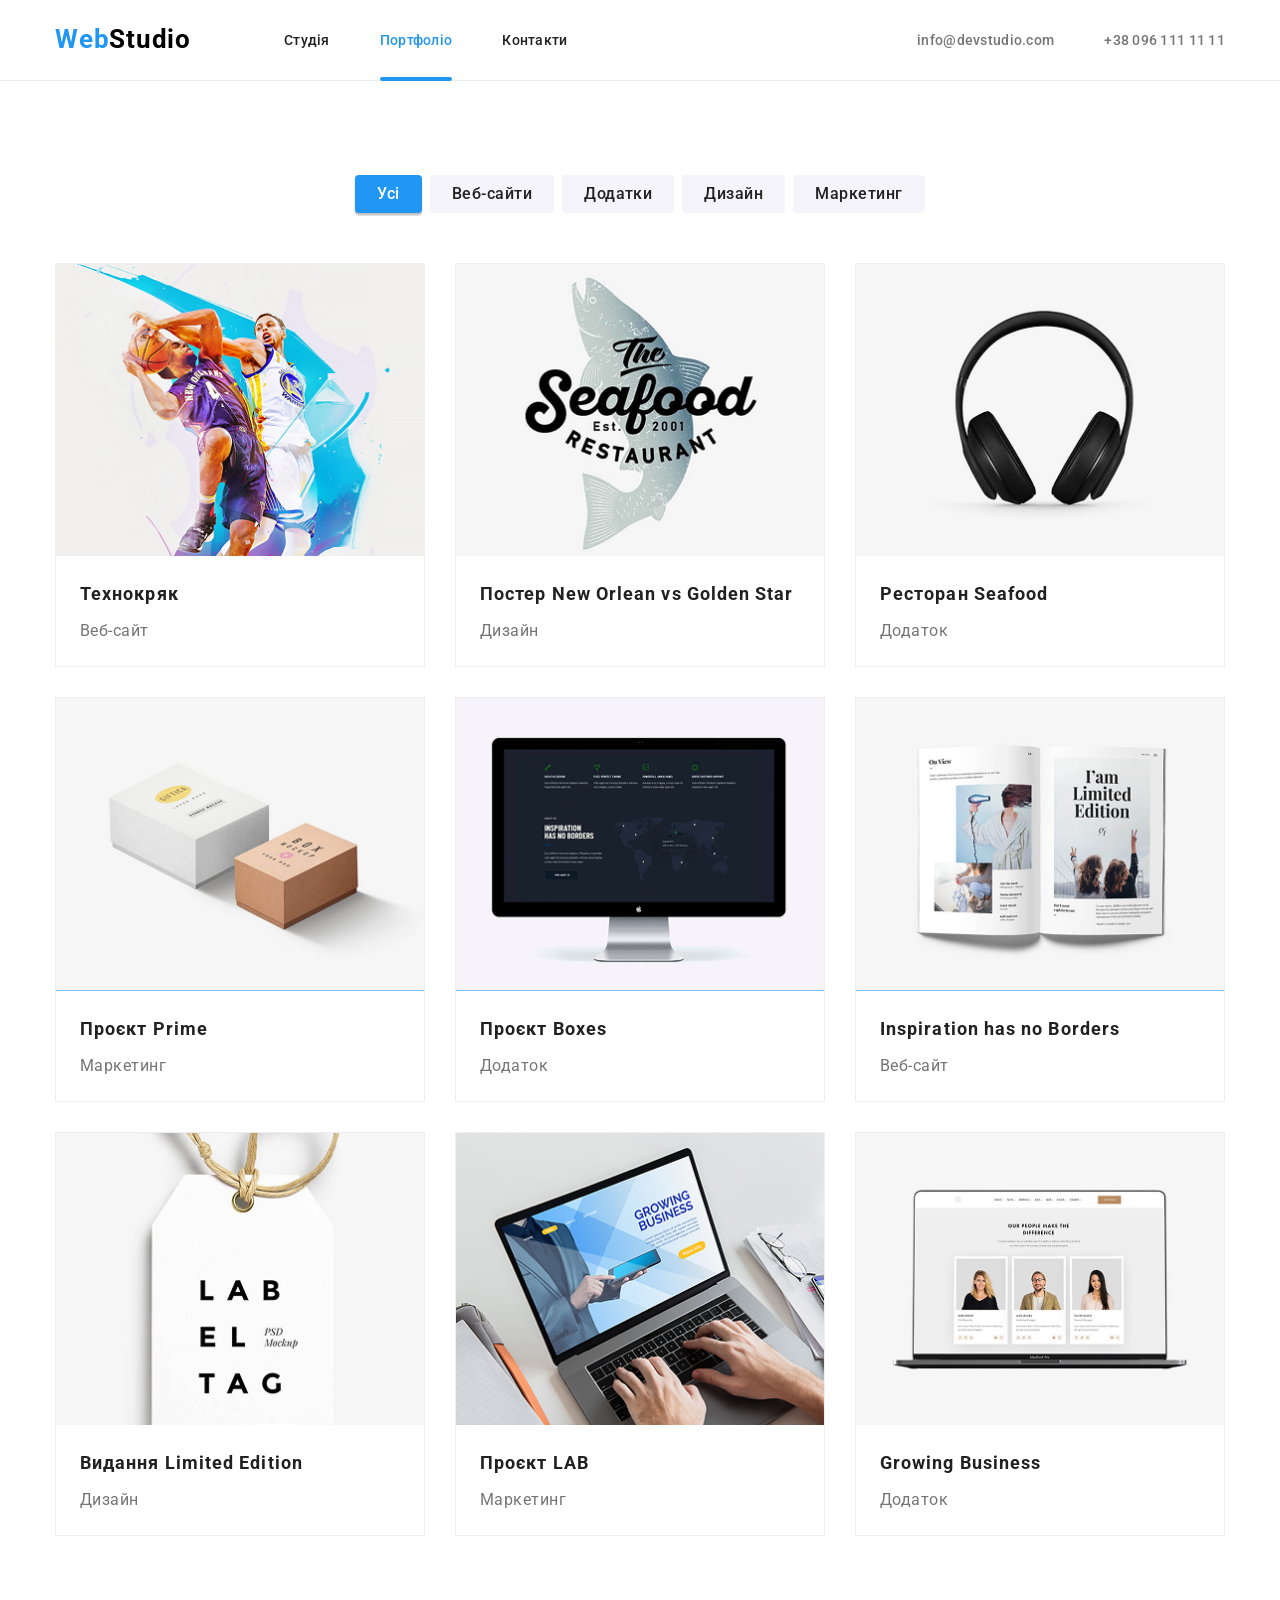
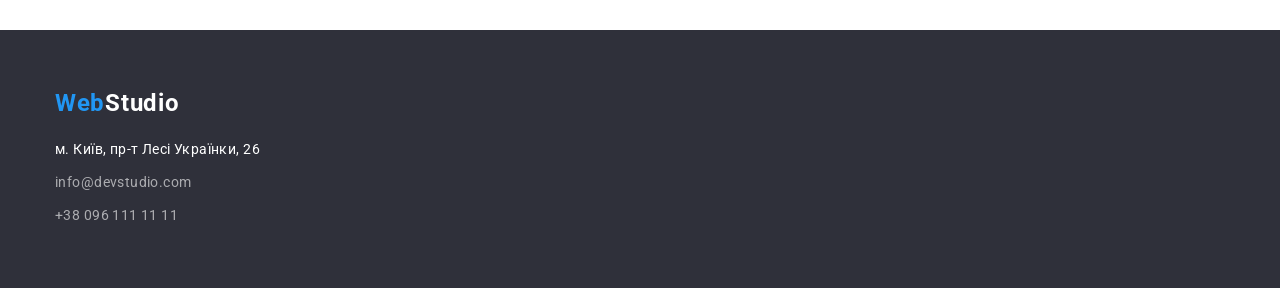
<file: portfolio.html>
<!DOCTYPE html>
<html lang="uk">

<head>
    <meta charset="UTF-8">
    <meta name="viewport" content="width=device-width, initial-scale=1.0">
    <title>Портфоліо - WebStudio</title>

    <link rel="stylesheet"
        href="https://cdnjs.cloudflare.com/ajax/libs/modern-normalize/3.0.1/modern-normalize.min.css">
    <link rel="preconnect" href="https://fonts.googleapis.com">
    <link rel="preconnect" href="https://fonts.gstatic.com" crossorigin>
    <link href="https://fonts.googleapis.com/css2?family=Roboto:wght@400;500;700;900&display=swap" rel="stylesheet">

    <link rel="stylesheet" href="style portfolio.css">
</head>

<body>
    <header class="header">
        <div class="container header-container">
            <nav class="header-nav">
                <a class="header-logo" href="./index.html">
                    Web<span class="logo-dark">Studio</span>
                </a>
                <ul class="header-menu">
                    <li class="header-menu-item"><a class="header-menu-link" href="./index.html">Студія</a></li>
                    <li class="header-menu-item"><a class="header-menu-link current"
                            href="./portfolio.html">Портфоліо</a></li>
                    <li class="header-menu-item"><a class="header-menu-link" href="#">Контакти</a></li>
                </ul>
            </nav>

            <address class="header-contacts">
                <ul class="contacts-list">
                    <li><a class="header-contact-link" href="mailto:info@devstudio.com">info@devstudio.com</a></li>
                    <li><a class="header-contact-link" href="tel:+380961111111">+38 096 111 11 11</a></li>
                </ul>
            </address>
        </div>
    </header>

    <main class="main">
        <section class="portfolio">
            <div class="container">

                <ul class="filter-list">
                    <li><button class="filter-button filter-button-active" type="button">Усі</button></li>
                    <li><button class="filter-button" type="button">Веб-сайти</button></li>
                    <li><button class="filter-button" type="button">Додатки</button></li>
                    <li><button class="filter-button" type="button">Дизайн</button></li>
                    <li><button class="filter-button" type="button">Маркетинг</button></li>
                </ul>

                <ul class="portfolio-list">
                    <li class="portfolio-item">
                        <article class="portfolio-card">
                            <div class="portfolio-thumb">
                                <img src="./images/портфолио1.png" alt="Веб-сайт Технокряк">
                                <div class="portfolio-overlay">
                                    <p class="overlay-text">Ресурс пропонує комплексні пропозиції з різним рівнем
                                        функціоналу та сервісів. Все це дозволить відвідувачу отримати вичерпні
                                        відомості про компанію чи приватну особу.</p>
                                </div>
                            </div>
                            <div class="portfolio-content">
                                <h2 class="portfolio-title">Технокряк</h2>
                                <p class="portfolio-category">Веб-сайт</p>
                            </div>
                        </article>
                    </li>

                    <li class="portfolio-item">
                        <article class="portfolio-card">
                            <div class="portfolio-thumb">
                                <img src="./images/portfolio2.png" alt="Постер New Orlean vs Golden Star">
                                <div class="portfolio-overlay">
                                    <p class="overlay-text">Ресурс пропонує комплексні пропозиції з різним рівнем
                                        функціоналу та сервісів. Все це дозволить відвідувачу отримати вичерпні
                                        відомості про компанію чи приватну особу.</p>
                                </div>
                            </div>
                            <div class="portfolio-content">
                                <h2 class="portfolio-title">Постер New Orlean vs Golden Star</h2>
                                <p class="portfolio-category">Дизайн</p>
                            </div>
                        </article>
                    </li>

                    <li class="portfolio-item">
                        <article class="portfolio-card">
                            <div class="portfolio-thumb">
                                <img src="./images/portfolio3.png" alt="Ресторан Seafood">
                                <div class="portfolio-overlay">
                                    <p class="overlay-text">Ресурс пропонує комплексні пропозиції з різним рівнем
                                        функціоналу та сервісів. Все це дозволить відвідувачу отримати вичерпні
                                        відомості про компанію чи приватну особу.</p>
                                </div>
                            </div>
                            <div class="portfolio-content">
                                <h2 class="portfolio-title">Ресторан Seafood</h2>
                                <p class="portfolio-category">Додаток</p>
                            </div>
                        </article>
                    </li>

                    <li class="portfolio-item">
                        <article class="portfolio-card">
                            <div class="portfolio-thumb">
                                <img src="./images/portfolio4.png" alt="Проєкт Prime">
                                <div class="portfolio-overlay">
                                    <p class="overlay-text">Ресурс пропонує комплексні пропозиції з різним рівнем
                                        функціоналу та сервісів. Все це дозволить відвідувачу отримати вичерпні
                                        відомості про компанію чи приватну особу.</p>
                                </div>
                            </div>
                            <div class="portfolio-content">
                                <h2 class="portfolio-title">Проєкт Prime</h2>
                                <p class="portfolio-category">Маркетинг</p>
                            </div>
                        </article>
                    </li>

                    <li class="portfolio-item">
                        <article class="portfolio-card">
                            <div class="portfolio-thumb">
                                <img src="./images/portfolio5.png" alt="Проєкт Boxes">
                                <div class="portfolio-overlay">
                                    <p class="overlay-text">Ресурс пропонує комплексні пропозиції з різним рівнем
                                        функціоналу та сервісів. Все це дозволить відвідувачу отримати вичерпні
                                        відомості про компанію чи приватну особу.</p>
                                </div>
                            </div>
                            <div class="portfolio-content">
                                <h2 class="portfolio-title">Проєкт Boxes</h2>
                                <p class="portfolio-category">Додаток</p>
                            </div>
                        </article>
                    </li>

                    <li class="portfolio-item">
                        <article class="portfolio-card">
                            <div class="portfolio-thumb">
                                <img src="./images/portfopio6.png" alt="Монітор Inspiration has no Borders">
                                <div class="portfolio-overlay">
                                    <p class="overlay-text">Ресурс пропонує комплексні пропозиції з різним рівнем
                                        функціоналу та сервісів. Все це дозволить відвідувачу отримати вичерпні
                                        відомості про компанію чи приватну особу.</p>
                                </div>
                            </div>
                            <div class="portfolio-content">
                                <h2 class="portfolio-title">Inspiration has no Borders</h2>
                                <p class="portfolio-category">Веб-сайт</p>
                            </div>
                        </article>
                    </li>

                    <li class="portfolio-item">
                        <article class="portfolio-card">
                            <div class="portfolio-thumb">
                                <img src="./images/portfolio7.png" alt="Книга Видання Limited Edition">
                                <div class="portfolio-overlay">
                                    <p class="overlay-text">Ресурс пропонує комплексні пропозиції з різним рівнем
                                        функціоналу та сервісів. Все це дозволить відвідувачу отримати вичерпні
                                        відомості про компанію чи приватну особу.</p>
                                </div>
                            </div>
                            <div class="portfolio-content">
                                <h2 class="portfolio-title">Видання Limited Edition</h2>
                                <p class="portfolio-category">Дизайн</p>
                            </div>
                        </article>
                    </li>

                    <li class="portfolio-item">
                        <article class="portfolio-card">
                            <div class="portfolio-thumb">
                                <img src="./images/portfolio8.png" alt="Бірка Проєкт LAB">
                                <div class="portfolio-overlay">
                                    <p class="overlay-text">Ресурс пропонує комплексні пропозиції з різним рівнем
                                        функціоналу та сервісів. Все це дозволить відвідувачу отримати вичерпні
                                        відомості про компанію чи приватну особу.</p>
                                </div>
                            </div>
                            <div class="portfolio-content">
                                <h2 class="portfolio-title">Проєкт LAB</h2>
                                <p class="portfolio-category">Маркетинг</p>
                            </div>
                        </article>
                    </li>

                    <li class="portfolio-item">
                        <article class="portfolio-card">
                            <div class="portfolio-thumb">
                                <img src="./images/portfolio9.png" alt="Робота за ноутбуком Growing Business">
                                <div class="portfolio-overlay">
                                    <p class="overlay-text">Ресурс пропонує комплексні пропозиції з різним рівнем
                                        функціоналу та сервісів. Все це дозволить відвідувачу отримати вичерпні
                                        відомості про компанію чи приватну особу.</p>
                                </div>
                            </div>
                            <div class="portfolio-content">
                                <h2 class="portfolio-title">Growing Business</h2>
                                <p class="portfolio-category">Додаток</p>
                            </div>
                        </article>
                    </li>
                </ul>

            </div>
        </section>
    </main>

    <footer class="footer">
        <div class="container">
            <a class="footer-logo" href="./index.html">
                Web<span class="logo-light">Studio</span>
            </a>
            <address class="footer-address">
                <ul class="footer-contacts-list">
                    <li class="footer-address-map">м. Київ, пр-т Лесі Українки, 26</li>
                    <li><a class="footer-contact" href="mailto:info@devstudio.com">info@devstudio.com</a></li>
                    <li><a class="footer-contact" href="tel:+380961111111">+38 096 111 11 11</a></li>
                </ul>
            </address>
        </div>
    </footer>
</body>

</html>
</file>
<file: style portfolio.css>
*,
*::before,
*::after {
    box-sizing: border-box;
    margin: 0;
    padding: 0;
}

ul, ol {
    list-style: none;
}

a {
    text-decoration: none;
    color: inherit;
}

img {
    display: block;
    max-width: 100%;
    height: auto;
}

address {
    font-style: normal;
}

button {
    font-family: inherit;
    cursor: pointer;
}

body {
    font-family: 'Roboto', sans-serif;
    color: #212121;
    background-color: #FFFFFF;
}

/* ---------------- АДАПТИВНЫЙ КОНТЕЙНЕР ---------------- */
.container {
    width: 100%;
    padding: 0 15px;
    margin: 0 auto;
}

@media screen and (min-width: 480px) {
    .container {
        width: 480px;
    }
}

@media screen and (min-width: 768px) {
    .container {
        width: 768px;
    }
}

@media screen and (min-width: 1200px) {
    .container {
        width: 1200px;
    }
}

/* ---------------- HEADER ---------------- */
.header {
    border-bottom: 1px solid #ECECEC;
}

.header-container {
    display: flex;
    align-items: center;
    justify-content: space-between;
    min-height: 60px;
}

.header-logo,
.footer-logo {
    color: #2196F3;
    font-weight: 700;
    font-size: 24px;
    letter-spacing: 0.03em;
}

.logo-dark {
    color: #000000;
}

.logo-light {
    color: #FFFFFF;
}

.header-nav {
    display: flex;
    align-items: center;
}

.header-menu {
    display: none; /* Скрываем на мобильных */
}

.header-contacts {
    display: none; /* Скрываем на мобильных */
}

@media screen and (min-width: 768px) {
    .header-container {
        height: 80px;
    }

    .header-logo {
        margin-right: 93px;
    }

    .header-menu {
        display: flex;
        gap: 50px;
    }

    .header-menu-item {
        position: relative;
    }

    .header-menu-link {
        color: #212121;
        font-weight: 500;
        font-size: 14px;
        letter-spacing: 0.02em;
        padding: 32px 0;
        display: block;
        transition: color 0.25s cubic-bezier(0.4, 0, 0.2, 1);
    }

    .header-menu-link:hover,
    .header-menu-link:focus,
    .header-menu-link.current {
        color: #2196F3;
    }

    .header-menu-link.current::after {
        content: '';
        position: absolute;
        bottom: -1px;
        left: 0;
        width: 100%;
        height: 4px;
        background-color: #2196F3;
        border-radius: 2px;
    }

    .header-contacts {
        display: flex;
    }

    .contacts-list {
        display: flex;
        flex-direction: column;
        gap: 10px;
    }

    .header-contact-link {
        color: #757575;
        font-weight: 500;
        font-size: 12px;
        letter-spacing: 0.02em;
        transition: color 0.25s cubic-bezier(0.4, 0, 0.2, 1);
    }
}

@media screen and (min-width: 1200px) {
    .header-logo {
        font-size: 26px;
    }

    .contacts-list {
        flex-direction: row;
        gap: 50px;
    }

    .header-contact-link {
        font-size: 14px;
        padding: 32px 0;
    }
}

/* ---------------- PORTFOLIO ---------------- */
.portfolio {
    padding: 60px 0;
}

/* Фильтры */
.filter-list {
    display: flex;
    flex-wrap: wrap;
    gap: 8px;
    row-gap: 15px;
    margin-bottom: 40px;
}

.filter-button {
    background-color: #F5F4FA;
    color: #212121;
    font-weight: 500;
    font-size: 16px;
    line-height: 1.62;
    letter-spacing: 0.03em;
    padding: 6px 22px;
    border: none;
    border-radius: 4px;
    transition: background-color 0.25s cubic-bezier(0.4, 0, 0.2, 1),
                color 0.25s cubic-bezier(0.4, 0, 0.2, 1),
                box-shadow 0.25s cubic-bezier(0.4, 0, 0.2, 1);
}

.filter-button:hover,
.filter-button:focus,
.filter-button-active {
    background-color: #2196F3;
    color: #FFFFFF;
    box-shadow: 0px 3px 1px rgba(0, 0, 0, 0.1), 
                0px 1px 2px rgba(0, 0, 0, 0.08), 
                0px 2px 2px rgba(0, 0, 0, 0.12);
}

@media screen and (min-width: 768px) {
    .filter-list {
        justify-content: center;
        margin-bottom: 30px;
    }
}

@media screen and (min-width: 1200px) {
    .portfolio {
        padding: 94px 0;
    }

    .filter-list {
        margin-bottom: 50px;
    }
}

/* Сетка карточек портфолио */
.portfolio-list {
    display: flex;
    flex-direction: column;
    gap: 30px;
}

.portfolio-item {
    width: 100%;
}

.portfolio-card {
    display: flex;
    flex-direction: column;
    height: 100%;
    background-color: #FFFFFF;
    border: 1px solid #EEEEEE;
    transition: box-shadow 0.25s cubic-bezier(0.4, 0, 0.2, 1);
}

.portfolio-card:hover,
.portfolio-card:focus {
    box-shadow: 0px 1px 1px rgba(0, 0, 0, 0.12), 
                0px 4px 4px rgba(0, 0, 0, 0.06), 
                1px 4px 6px rgba(0, 0, 0, 0.16);
}

.portfolio-thumb {
    position: relative;
    overflow: hidden; 
}

.portfolio-thumb img {
    width: 100%;
    object-fit: cover;
}

/* Анимация оверлея */
.portfolio-overlay {
    position: absolute;
    top: 0;
    left: 0;
    width: 100%;
    height: 100%;
    background-color: rgba(33, 150, 243, 0.9); 
    transform: translateY(100%);
}

.portfolio-card:hover .portfolio-overlay {
    animation: overlaySlideUp 0.35s cubic-bezier(0.4, 0, 0.2, 1) forwards;
}

@keyframes overlaySlideUp {
    from {
        transform: translateY(100%);
    }
    to {
        transform: translateY(0);
    }
}

.overlay-text {
    color: #FFFFFF;
    font-size: 18px;
    line-height: 1.56;
    letter-spacing: 0.03em;
    padding: 24px;
}

@media screen and (min-width: 768px) {
    .overlay-text {
        padding: 40px 24px;
    }
}

@media screen and (min-width: 1200px) {
    .overlay-text {
        padding: 63px 24px;
    }
}

.portfolio-content {
    padding: 20px 24px;
    flex-grow: 1;
}

.portfolio-title {
    color: #212121;
    font-weight: 700;
    font-size: 18px;
    line-height: 2.0;
    letter-spacing: 0.06em;
    margin-bottom: 4px;
}

.portfolio-category {
    color: #757575;
    font-size: 16px;
    line-height: 1.88;
    letter-spacing: 0.03em;
}

@media screen and (min-width: 768px) {
    .portfolio-list {
        flex-direction: row;
        flex-wrap: wrap;
    }

    .portfolio-item {
        width: calc((100% - 30px) / 2);
    }
}

@media screen and (min-width: 1200px) {
    .portfolio-item {
        width: calc((100% - 60px) / 3);
    }
}

/* ---------------- FOOTER ---------------- */
.footer {
    background: #2F303A;
    padding: 60px 0;
    text-align: center;
}

.footer-logo {
    display: inline-block;
    margin-bottom: 20px;
}

.footer-contacts-list {
    display: flex;
    flex-direction: column;
    gap: 9px;
}

.footer-address-map {
    color: #FFFFFF;
    font-size: 14px;
    line-height: 1.71;
    letter-spacing: 0.03em;
}

.footer-contact {
    color: rgba(255, 255, 255, 0.6);
    font-size: 14px;
    line-height: 1.71;
    letter-spacing: 0.03em;
    transition: color 0.25s cubic-bezier(0.4, 0, 0.2, 1);
}

.footer-contact:hover,
.footer-contact:focus {
    color: #2196F3;
}

@media screen and (min-width: 768px) {
    .footer {
        text-align: left;
    }
}
</file>
